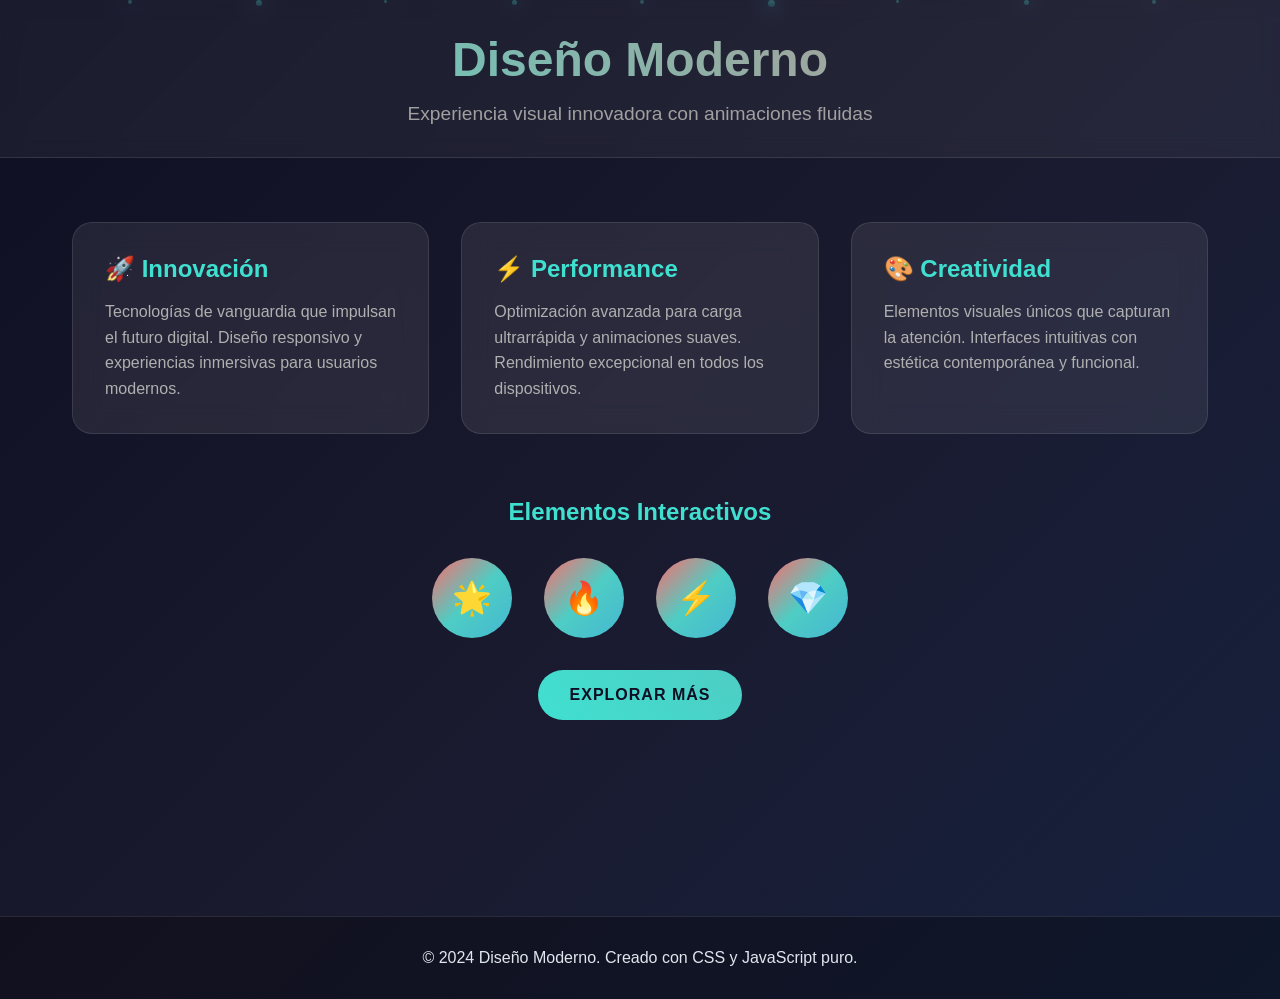
<file: src/main/resources/index.html>
<!DOCTYPE html>
<html lang="es">
<head>
    <meta charset="UTF-8">
    <meta name="viewport" content="width=device-width, initial-scale=1.0">
    <title>Diseño Moderno - Fondo Oscuro</title>
    <link rel="stylesheet" href="styles.css">
    <script src="script.js" defer></script>
</head>
<body>
<!-- Partículas de fondo -->
<div class="particles">
    <div class="particle"></div>
    <div class="particle"></div>
    <div class="particle"></div>
    <div class="particle"></div>
    <div class="particle"></div>
    <div class="particle"></div>
    <div class="particle"></div>
    <div class="particle"></div>
    <div class="particle"></div>
</div>

<header>
    <h1>Diseño Moderno</h1>
    <p class="subtitle">Experiencia visual innovadora con animaciones fluidas</p>
</header>

<main>
    <div class="card-container">
        <div class="card">
            <h3>🚀 Innovación</h3>
            <p>Tecnologías de vanguardia que impulsan el futuro digital. Diseño responsivo y experiencias inmersivas para usuarios modernos.</p>
        </div>
        <div class="card">
            <h3>⚡ Performance</h3>
            <p>Optimización avanzada para carga ultrarrápida y animaciones suaves. Rendimiento excepcional en todos los dispositivos.</p>
        </div>
        <div class="card">
            <h3>🎨 Creatividad</h3>
            <p>Elementos visuales únicos que capturan la atención. Interfaces intuitivas con estética contemporánea y funcional.</p>
        </div>
    </div>

    <div class="interactive-section reveal">
        <h2 style="margin-bottom: 2rem; color: #40e0d0;">Elementos Interactivos</h2>
        <div class="floating-elements">
            <div class="floating-element">🌟</div>
            <div class="floating-element">🔥</div>
            <div class="floating-element">⚡</div>
            <div class="floating-element">💎</div>
        </div>
        <a href="#" class="cta-button">Explorar Más</a>
    </div>
</main>

<footer>
    <p>&copy; 2024 Diseño Moderno. Creado con CSS y JavaScript puro.</p>
</footer>

<script>
</script>
</body>
</html>
</file>
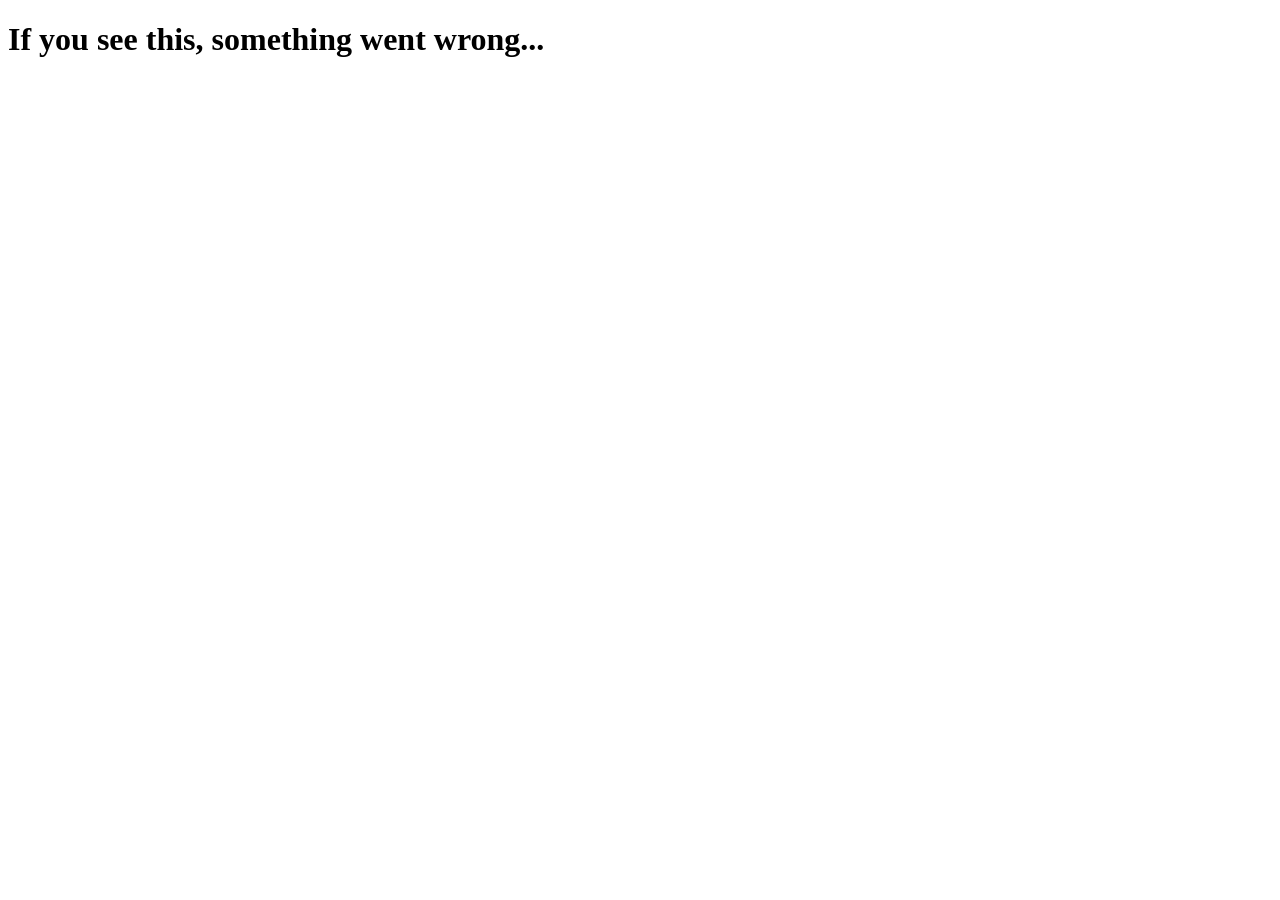
<file: src/main/resources/about/index.html>
<!DOCTYPE html>
<html lang="en">
<head>
    <meta charset="UTF-8">
    <title>This HTML Should never be exposed</title>
</head>
<body>
    <h1>If you see this, something went wrong...</h1>
</body>
</html>
</file>
<file: src/main/resources/styles.css>
* {
    margin: 0;
    padding: 0;
    box-sizing: border-box;
}

body {
    background: linear-gradient(135deg, #0f0f23, #1a1a2e, #16213e);
    color: #e0e6ed;
    font-family: 'Segoe UI', Tahoma, Geneva, Verdana, sans-serif;
    overflow-x: hidden;
    min-height: 100vh;
}

/* Partículas de fondo animadas */
.particles {
    position: fixed;
    top: 0;
    left: 0;
    width: 100%;
    height: 100%;
    z-index: -1;
}

.particle {
    position: absolute;
    background: rgba(64, 224, 208, 0.6);
    border-radius: 50%;
    animation: float 6s ease-in-out infinite;
}

.particle:nth-child(1) { width: 4px; height: 4px; left: 10%; animation-delay: 0s; }
.particle:nth-child(2) { width: 6px; height: 6px; left: 20%; animation-delay: 1s; }
.particle:nth-child(3) { width: 3px; height: 3px; left: 30%; animation-delay: 2s; }
.particle:nth-child(4) { width: 5px; height: 5px; left: 40%; animation-delay: 0.5s; }
.particle:nth-child(5) { width: 4px; height: 4px; left: 50%; animation-delay: 1.5s; }
.particle:nth-child(6) { width: 7px; height: 7px; left: 60%; animation-delay: 2.5s; }
.particle:nth-child(7) { width: 3px; height: 3px; left: 70%; animation-delay: 3s; }
.particle:nth-child(8) { width: 5px; height: 5px; left: 80%; animation-delay: 0.8s; }
.particle:nth-child(9) { width: 4px; height: 4px; left: 90%; animation-delay: 1.8s; }

@keyframes float {
    0%, 100% { transform: translateY(100vh) rotate(0deg); opacity: 0; }
    10% { opacity: 1; }
    90% { opacity: 1; }
    50% { transform: translateY(50vh) rotate(180deg); }
}

/* Header */
header {
    padding: 2rem;
    text-align: center;
    background: rgba(255, 255, 255, 0.05);
    backdrop-filter: blur(10px);
    border-bottom: 1px solid rgba(255, 255, 255, 0.1);
    animation: slideDown 1s ease-out;
}

@keyframes slideDown {
    from { transform: translateY(-100px); opacity: 0; }
    to { transform: translateY(0); opacity: 1; }
}

h1 {
    font-size: 3rem;
    background: linear-gradient(45deg, #40e0d0, #ff6b6b, #4ecdc4);
    background-size: 300% 300%;
    -webkit-background-clip: text;
    -webkit-text-fill-color: transparent;
    background-clip: text;
    animation: gradientShift 3s ease infinite;
    margin-bottom: 1rem;
}

@keyframes gradientShift {
    0%, 100% { background-position: 0% 50%; }
    50% { background-position: 100% 50%; }
}

.subtitle {
    font-size: 1.2rem;
    color: #a0a0a0;
    animation: fadeIn 1s ease-out 0.5s both;
}

@keyframes fadeIn {
    from { opacity: 0; transform: translateY(20px); }
    to { opacity: 1; transform: translateY(0); }
}

/* Contenido principal */
main {
    padding: 4rem 2rem;
    max-width: 1200px;
    margin: 0 auto;
}

.card-container {
    display: grid;
    grid-template-columns: repeat(auto-fit, minmax(300px, 1fr));
    gap: 2rem;
    margin-bottom: 4rem;
}

.card {
    background: rgba(255, 255, 255, 0.08);
    border-radius: 20px;
    padding: 2rem;
    border: 1px solid rgba(255, 255, 255, 0.1);
    backdrop-filter: blur(15px);
    transition: all 0.4s cubic-bezier(0.175, 0.885, 0.32, 1.275);
    animation: cardSlideUp 0.8s ease-out both;
    position: relative;
    overflow: hidden;
}

.card:nth-child(1) { animation-delay: 0.2s; }
.card:nth-child(2) { animation-delay: 0.4s; }
.card:nth-child(3) { animation-delay: 0.6s; }

@keyframes cardSlideUp {
    from { transform: translateY(50px); opacity: 0; }
    to { transform: translateY(0); opacity: 1; }
}

.card::before {
    content: '';
    position: absolute;
    top: -50%;
    left: -50%;
    width: 200%;
    height: 200%;
    background: linear-gradient(45deg, transparent, rgba(64, 224, 208, 0.1), transparent);
    transform: rotate(45deg);
    transition: all 0.6s ease;
    opacity: 0;
}

.card:hover::before {
    animation: shimmer 1.5s ease-in-out;
}

@keyframes shimmer {
    0% { transform: translateX(-100%) translateY(-100%) rotate(45deg); opacity: 0; }
    50% { opacity: 1; }
    100% { transform: translateX(100%) translateY(100%) rotate(45deg); opacity: 0; }
}

.card:hover {
    transform: translateY(-10px) scale(1.02);
    box-shadow: 0 20px 40px rgba(64, 224, 208, 0.3);
    border-color: rgba(64, 224, 208, 0.5);
}

.card h3 {
    color: #40e0d0;
    font-size: 1.5rem;
    margin-bottom: 1rem;
}

.card p {
    line-height: 1.6;
    color: #b0b0b0;
}

/* Botón animado */
.cta-button {
    display: inline-block;
    padding: 1rem 2rem;
    background: linear-gradient(45deg, #40e0d0, #4ecdc4);
    color: #0f0f23;
    text-decoration: none;
    border-radius: 50px;
    font-weight: 600;
    text-transform: uppercase;
    letter-spacing: 1px;
    transition: all 0.3s ease;
    position: relative;
    overflow: hidden;
    animation: pulse 2s infinite;
}

@keyframes pulse {
    0%, 100% { box-shadow: 0 0 20px rgba(64, 224, 208, 0.4); }
    50% { box-shadow: 0 0 30px rgba(64, 224, 208, 0.8); }
}

.cta-button::before {
    content: '';
    position: absolute;
    top: 0;
    left: -100%;
    width: 100%;
    height: 100%;
    background: linear-gradient(90deg, transparent, rgba(255, 255, 255, 0.3), transparent);
    transition: left 0.5s;
}

.cta-button:hover::before {
    left: 100%;
}

.cta-button:hover {
    transform: scale(1.05);
    box-shadow: 0 10px 30px rgba(64, 224, 208, 0.6);
}

/* Sección de elementos interactivos */
.interactive-section {
    text-align: center;
    margin: 4rem 0;
}

.floating-elements {
    display: flex;
    justify-content: center;
    gap: 2rem;
    flex-wrap: wrap;
    margin: 2rem 0;
}

.floating-element {
    width: 80px;
    height: 80px;
    border-radius: 50%;
    background: linear-gradient(135deg, #ff6b6b, #4ecdc4, #45b7d1);
    display: flex;
    align-items: center;
    justify-content: center;
    font-size: 2rem;
    animation: rotate 4s linear infinite;
    cursor: pointer;
    transition: all 0.3s ease;
}

.floating-element:nth-child(1) { animation-delay: 0s; }
.floating-element:nth-child(2) { animation-delay: 0.5s; }
.floating-element:nth-child(3) { animation-delay: 1s; }
.floating-element:nth-child(4) { animation-delay: 1.5s; }

@keyframes rotate {
    from { transform: rotate(0deg); }
    to { transform: rotate(360deg); }
}

.floating-element:hover {
    transform: scale(1.2) rotate(180deg);
    box-shadow: 0 10px 25px rgba(255, 107, 107, 0.5);
}

/* Footer */
footer {
    text-align: center;
    padding: 2rem;
    background: rgba(0, 0, 0, 0.3);
    border-top: 1px solid rgba(255, 255, 255, 0.1);
    margin-top: 4rem;
}

/* Responsive */
@media (max-width: 768px) {
    h1 { font-size: 2rem; }
    .card-container { grid-template-columns: 1fr; }
    main { padding: 2rem 1rem; }
    .floating-elements { gap: 1rem; }
    .floating-element { width: 60px; height: 60px; font-size: 1.5rem; }
}

/* Scroll reveal */
.reveal {
    opacity: 0;
    transform: translateY(30px);
    transition: all 0.8s ease;
}

.reveal.active {
    opacity: 1;
    transform: translateY(0);
}
</file>
